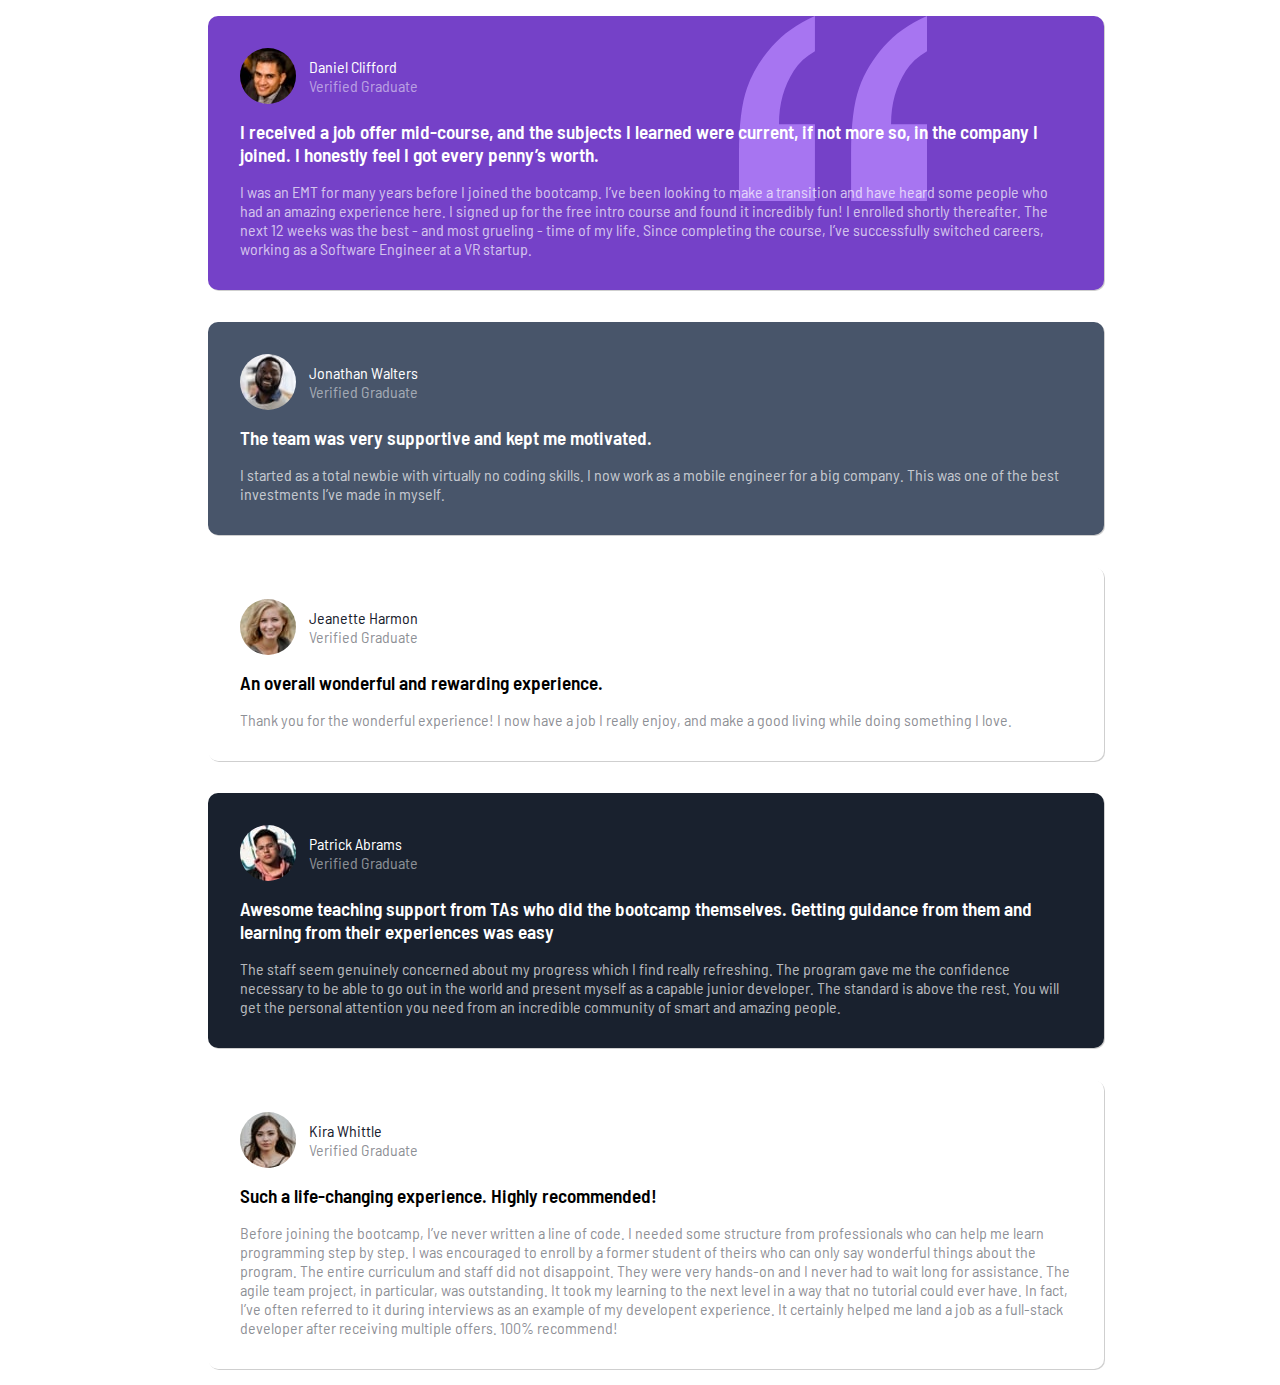
<file: index.html>
<!DOCTYPE html>
<html lang="en">
<head>
    <meta charset="UTF-8">
    <meta http-equiv="X-UA-Compatible" content="IE=edge">
    <meta name="viewport" content="width=device-width, initial-scale=1.0">
    <title>Document</title>
    <link rel="stylesheet" type="text/css" href="main.css">
    <link rel="preconnect" href="https://fonts.googleapis.com">
<link rel="preconnect" href="https://fonts.gstatic.com" crossorigin>
<link href="https://fonts.googleapis.com/css2?family=Barlow+Semi+Condensed:wght@500;600&display=swap" rel="stylesheet">
</head>
<body>
    <main>
        <div class="card">
            <div class="info-container">
                
                <img src="images/image-daniel.jpg" alt="daniel" class="person-img">
                <div class="name-grad">
                    <span class="name">Daniel Clifford</span>
                    <span class="graduate">Verified Graduate</span>
                   
                </div>
            </div>
            <p class="offer"> I received a job offer mid-course, and the subjects I learned were current, if not more so, in the company I joined. I honestly feel I got every penny’s worth.</p>
            <p class="description">I was an EMT for many years before I joined the bootcamp. I’ve been looking to make a transition and have heard some people who had an amazing experience here. I signed up for the free intro course and found it incredibly fun! I enrolled shortly thereafter. The next 12 weeks was the best - and most grueling - time of my life. Since completing the course, I’ve successfully switched careers, working as a Software Engineer at a VR startup.</p>
        </div>
        <div class="card">
            <div class="info-container">
                <img src="images/image-jonathan.jpg" alt="jonathan" class="person-img">
                <div class="name-grad">
                    <span class="name">Jonathan Walters</span>
                    <span class="graduate">Verified Graduate</span>
                </div>
            </div>
            <p class="offer">The team was very supportive and kept me motivated.</p>
            <p class="description">I started as a total newbie with virtually no coding skills. I now work as a mobile engineer for a big company. This was one of the best investments I’ve made in myself. </p>
        </div>
        <div class="card">  
            <div class="info-container">
                <img src="images/image-jeanette.jpg" alt="jeanette" class="person-img">
                <div class="name-grad">
                    <span class="name">Jeanette Harmon</span>
                    <span class="graduate">Verified Graduate</span>
                </div>
            </div>
            <p class="offer"> An overall wonderful and rewarding experience.</p>
            <p class="description">Thank you for the wonderful experience! I now have a job I really enjoy, and make a good living while doing something I love. </p>
        </div>
        <div class="card">
            <div class="info-container">
                <img src="images/image-patrick.jpg" alt="patrick" class="person-img">
                <div class="name-grad">
                    <span class="name"> Patrick Abrams</span>
                    <span class="graduate">Verified Graduate</span>
                </div>
            </div>
            <p class="offer"> Awesome teaching support from TAs who did the bootcamp themselves. Getting guidance from them and learning from their experiences was easy</p>
            <p class="description">The staff seem genuinely concerned about my progress which I find really refreshing. The program gave me the confidence necessary to be able to go out in the world and present myself as a capable junior developer. The standard is above the rest. You will get the personal attention you need from an incredible community of smart and amazing people.</p>
        </div>
        <div class="card">
            <div class="info-container">
                <img src="images/image-kira.jpg" alt="kira" class="person-img">
                <div class="name-grad">
                    <span class="name"> Kira Whittle </span>
                    <span class="graduate">Verified Graduate</span>
                </div>
            </div>
            <p class="offer">Such a life-changing experience. Highly recommended!</p>
            <p class="description">Before joining the bootcamp, I’ve never written a line of code. I needed some structure from professionals who can help me learn programming step by step. I was encouraged to enroll by a former student of theirs who can only say wonderful things about the program. The entire curriculum and staff did not disappoint. They were very hands-on and I never had to wait long for assistance. The agile team project, in particular, was outstanding. It took my learning to the next level in a way that no tutorial could ever have. In fact, I’ve often referred to it during interviews as an example of my developent experience. It certainly helped me land a job as a full-stack developer after receiving multiple offers. 100% recommend!</p>
        </div>
    </main>
</body>
</html>
</file>
<file: main.css>
* {
  padding: 0;
  margin: 0;
  box-sizing: border-box;
}

body {
  display: flex;
  flex-direction: column;
  justify-content: center;
  align-items: center;
  width: 100%;
  min-height: 100vh;
}

main {
  display: grid;
  max-width: 70%;
  font-family: "Barlow Semi Condensed", sans-serif;
  grid-template-areas: "daniel" "daniel" "jonathan" "jeanette" "patrick" "patrick" "kira";
}

main .person-img {
  border-radius: 30px;
}

.card {
  border-radius: 10px;
  padding: 2em;
  box-shadow: 1px 1px hsl(0deg, 0%, 81%);
  margin: 1rem;
  width: 100%;
}

.card .description {
  margin-top: 1rem;
}

.card .offer {
  font-size: 1.2rem;
  font-weight: 600;
  margin-top: 1rem;
}

.card .name-grad {
  display: flex;
  flex-direction: column;
  margin-left: 0.8rem;
}

.card .info-container {
  display: flex;
  align-items: center;
}

.card:nth-of-type(1) {
  background-color: hsl(263deg, 55%, 52%);
  color: hsl(0deg, 0%, 100%);
  grid-area: daniel;
}

.card:nth-of-type(1) .graduate {
  color: hsla(0deg, 0%, 100%, 0.5);
}

.card:nth-of-type(1) .description {
  color: hsla(0deg, 0%, 100%, 0.7);
}

.card:nth-of-type(1) {
  background-image: url("images/bg-pattern-quotation.svg");
  background-repeat: no-repeat;
  background-position: right 25% top 0%;
  background-size: 21% auto;
}

.card:nth-of-type(2) {
  background-color: hsl(217deg, 19%, 35%);
  grid-area: jonathan;
}

.card:nth-of-type(2) .graduate {
  color: hsla(0deg, 0%, 100%, 0.5);
}

.card:nth-of-type(2) .description {
  color: hsla(0deg, 0%, 100%, 0.7);
}

.card:nth-of-type(2) .offer {
  color: hsl(0deg, 0%, 100%);
}

.card:nth-of-type(2) .name {
  color: hsl(0deg, 0%, 100%);
}

.card:nth-of-type(3) {
  background-color: hsl(0deg, 0%, 100%);
  grid-area: jeanette;
}

.card:nth-of-type(3) .graduate {
  color: hsla(219deg, 29%, 14%, 0.5);
}

.card:nth-of-type(3) .name {
  color: hsl(219deg, 29%, 14%);
}

.card:nth-of-type(3) .description {
  color: hsla(219deg, 29%, 14%, 0.5);
}

.card:nth-of-type(4) {
  background-color: hsl(219deg, 29%, 14%);
  grid-area: patrick;
}

.card:nth-of-type(4) .name {
  color: hsl(0deg, 0%, 100%);
}

.card:nth-of-type(4) .offer {
  color: hsl(0deg, 0%, 100%);
}

.card:nth-of-type(4) .description {
  color: hsla(0deg, 0%, 100%, 0.7);
}

.card:nth-of-type(4) .graduate {
  color: hsla(0deg, 0%, 100%, 0.5);
}

.card:nth-of-type(5) {
  background-color: hsl(0deg, 0%, 100%);
  grid-area: kira;
}

.card:nth-of-type(5) .graduate {
  color: hsla(219deg, 29%, 14%, 0.5);
}

.card:nth-of-type(5) .name {
  color: hsl(219deg, 29%, 14%);
}

.card:nth-of-type(5) .description {
  color: hsla(219deg, 29%, 14%, 0.5);
}

@media (min-width: 1300px) {
  main {
    grid-template-areas: "daniel daniel jonathan kira" "jeanette patrick patrick kira";
    -moz-column-gap: 2rem;
         column-gap: 2rem;
    row-gap: 0.5rem;
  }
  .card:nth-of-type(1) {
    min-width: -webkit-min-content;
    min-width: -moz-min-content;
    min-width: min-content;
    min-height: 15rem;
  }
  .card:nth-of-type(2) {
    min-width: 0.8rem;
    min-height: 22rem;
  }
  .card:nth-of-type(3) {
    min-width: 1rem;
    min-height: 5rem;
  }
  .card:nth-of-type(4) {
    min-width: -webkit-min-content;
    min-width: -moz-min-content;
    min-width: min-content;
    min-height: 5rem;
  }
  .card:nth-of-type(5) {
    min-width: 2.5rem;
    min-height: 20rem;
  }
}
@media (min-width: 768px) and (max-width: 1300px) {
  main {
    grid-template-areas: "daniel jonathan" "jeanette patrick" "kira jeanette";
  }
}/*# sourceMappingURL=main.css.map */
</file>
